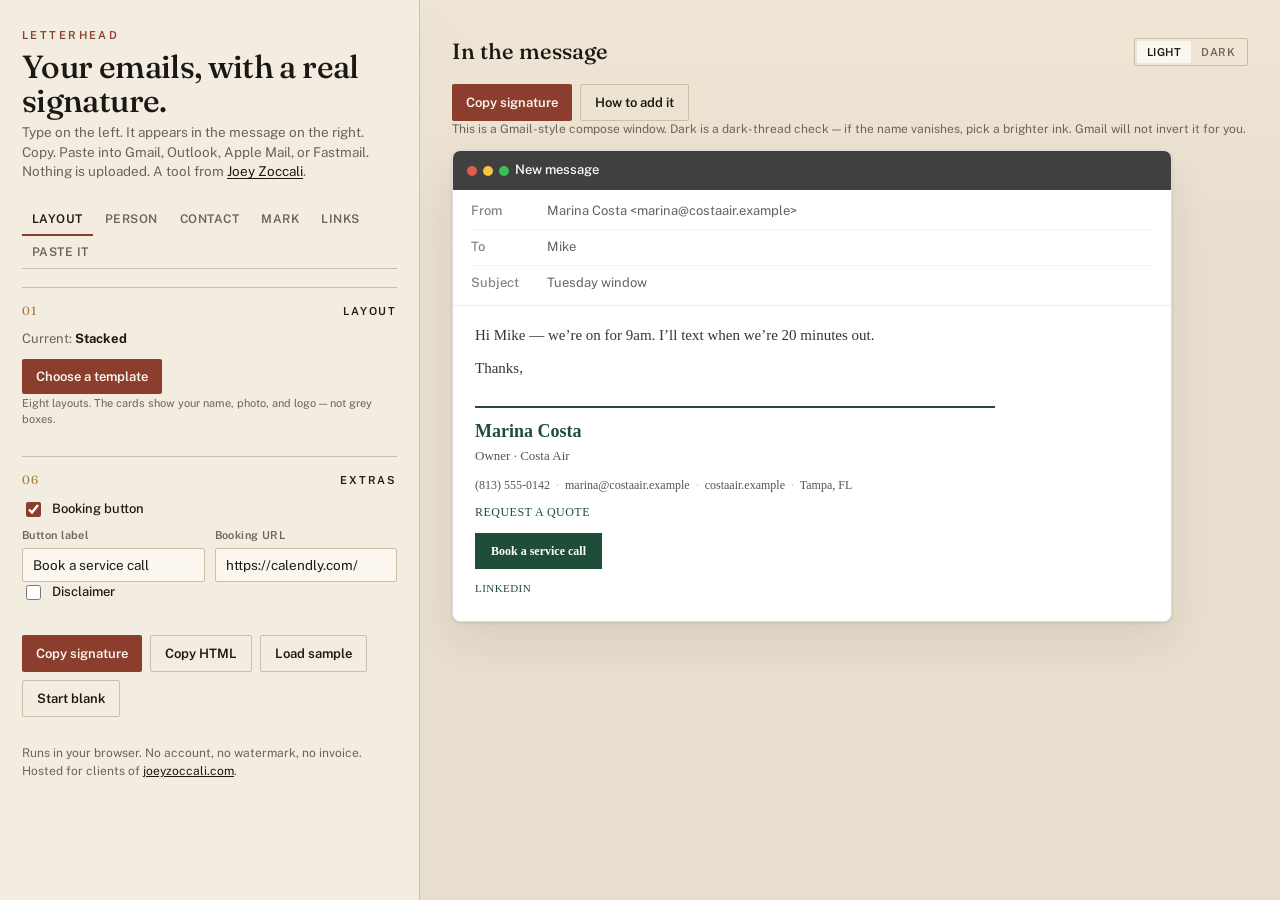
<file: index.html>
<!DOCTYPE html>
<html lang="en">
<head>
  <meta charset="UTF-8">
  <meta name="viewport" content="width=device-width, initial-scale=1.0">
  <title>Create your own digital signature</title>
  <meta name="description" content="Create your own digital signature and paste it into Gmail, Outlook, Apple Mail, or Fastmail. Free. No account. No tracking.">
  <link rel="preconnect" href="https://fonts.googleapis.com">
  <link rel="preconnect" href="https://fonts.gstatic.com" crossorigin>
  <link href="https://fonts.googleapis.com/css2?family=Fraunces:opsz,wght@9..144,500;9..144,700&family=Public+Sans:wght@400;500;600&display=swap" rel="stylesheet">
  <link rel="stylesheet" href="styles.css">
</head>
<body>
  <div class="app">
    <aside class="desk">
      <header class="brand">
        <p class="eyebrow">Letterhead</p>
        <h1>Your emails, with a real signature.</h1>
        <p>Type on the left. It appears in the message on the right. Copy. Paste into Gmail, Outlook, Apple Mail, or Fastmail. Nothing is uploaded. A tool from <a href="https://joeyzoccali.com">Joey Zoccali</a>.</p>
      </header>

      <nav class="pane-nav" aria-label="Builder sections">
        <button type="button" data-pane-go="layout" aria-current="true">Layout</button>
        <button type="button" data-pane-go="person">Person</button>
        <button type="button" data-pane-go="contact">Contact</button>
        <button type="button" data-pane-go="mark">Mark</button>
        <button type="button" data-pane-go="links">Links</button>
        <button type="button" data-pane-go="paste">Paste it</button>
      </nav>

      <div class="ticket">
        <section class="block pane on" data-pane="layout">
          <div class="block-head">
            <span class="num">01</span>
            <h2>Layout</h2>
          </div>
          <input type="hidden" id="layout" value="letterhead">
          <p class="tpl-now">Current: <strong id="tplName">Stacked</strong></p>
          <button type="button" class="btn btn-primary" id="openTpl">Choose a template</button>
          <p class="hint">Eight layouts. The cards show your name, photo, and logo — not grey boxes.</p>
        </section>

        <section class="block pane" data-pane="person">
          <div class="block-head">
            <span class="num">02</span>
            <h2>Person</h2>
          </div>
          <div class="grid">
            <label class="field"><span>Full name</span><input id="name" type="text" autocomplete="name"></label>
            <label class="field"><span>Title</span><input id="title" type="text" autocomplete="organization-title"></label>
            <label class="field full"><span>Company</span><input id="company" type="text" autocomplete="organization"></label>
          </div>
        </section>

        <section class="block pane" data-pane="contact">
          <div class="block-head">
            <span class="num">03</span>
            <h2>Contact</h2>
          </div>
          <div class="grid">
            <label class="field"><span>Phone</span><input id="phone" type="tel" autocomplete="tel"></label>
            <label class="field"><span>Email</span><input id="email" type="email" autocomplete="email"></label>
            <label class="field"><span>Website</span><input id="website" type="text" autocomplete="url" placeholder="company.com"></label>
            <label class="field"><span>City / address</span><input id="address" type="text" autocomplete="address-level2"></label>
          </div>
        </section>

        <section class="block pane" data-pane="mark">
          <div class="block-head">
            <span class="num">04</span>
            <h2>Mark</h2>
          </div>
          <div class="grid">
            <label class="field full">
              <span>Logo URL</span>
              <div class="logo-row">
                <input id="logo" type="url" placeholder="https://…/logo.png">
                <label class="upload" for="logoFile">Upload</label>
                <input id="logoFile" type="file" accept="image/*" hidden>
              </div>
              <span class="hint">A public URL survives paste into Gmail. Uploads are for preview unless you host the file.</span>
            </label>
            <label class="field full">
              <span>Headshot URL</span>
              <div class="logo-row">
                <input id="photo" type="url" placeholder="https://…/photo.jpg">
                <label class="upload" for="photoFile">Upload</label>
                <input id="photoFile" type="file" accept="image/*" hidden>
              </div>
            </label>
            <label class="field">
              <span>Typeface</span>
              <select id="font">
                <option value="Arial, Helvetica, sans-serif">Arial</option>
                <option value="Helvetica, Arial, sans-serif">Helvetica</option>
                <option value="Georgia, 'Times New Roman', serif">Georgia</option>
                <option value="'Times New Roman', Times, serif">Times</option>
                <option value="Verdana, Geneva, sans-serif">Verdana</option>
                <option value="Tahoma, Geneva, sans-serif">Tahoma</option>
                <option value="'Trebuchet MS', Helvetica, sans-serif">Trebuchet</option>
                <option value="Palatino, 'Palatino Linotype', 'Times New Roman', serif">Palatino</option>
                <option value="Calibri, 'Segoe UI', Arial, sans-serif">Calibri</option>
                <option value="'Lucida Sans Unicode', 'Lucida Grande', sans-serif">Lucida</option>
                <option value="'Courier New', Courier, monospace">Courier</option>
              </select>
            </label>
            <label class="field">
              <span>Name size</span>
              <select id="nameSize">
                <option value="14">14 — small</option>
                <option value="16">16</option>
                <option value="18" selected>18 — regular</option>
                <option value="20">20</option>
                <option value="22">22 — large</option>
              </select>
            </label>
            <label class="field">
              <span>Body size</span>
              <select id="bodySize">
                <option value="11">11 — small</option>
                <option value="12" selected>12 — regular</option>
                <option value="13">13</option>
                <option value="14">14 — large</option>
              </select>
            </label>
            <label class="field">
              <span>Ink color</span>
              <div class="color-row">
                <input id="color" type="color" value="#1F4D3A">
                <input id="colorHex" type="text" maxlength="7" value="#1F4D3A" autocomplete="off">
              </div>
              <div class="swatches" id="swatches"></div>
            </label>
          </div>
        </section>

        <section class="block pane" data-pane="links">
          <div class="block-head">
            <span class="num">05</span>
            <h2>Links</h2>
          </div>
          <div class="grid">
            <label class="field"><span>LinkedIn</span><input id="linkedin" type="url" placeholder="https://linkedin.com/in/…"></label>
            <label class="field"><span>Instagram</span><input id="instagram" type="url"></label>
            <label class="field"><span>Facebook</span><input id="facebook" type="url"></label>
            <label class="field"><span>YouTube</span><input id="youtube" type="url"></label>
            <label class="field full"><span>X / Twitter</span><input id="x" type="url"></label>
            <label class="field"><span>Extra link 1 — label</span><input id="extra1Label" type="text" placeholder="Business Diagnostic"></label>
            <label class="field"><span>Extra link 1 — URL</span><input id="extra1Url" type="url" placeholder="https://joeyzoccali.com/diagnostic"></label>
            <label class="field"><span>Extra link 2 — label</span><input id="extra2Label" type="text" placeholder="Free rank scan"></label>
            <label class="field"><span>Extra link 2 — URL</span><input id="extra2Url" type="url" placeholder="https://rankandkeep.com/free-report"></label>
          </div>
          <p class="hint">Extras are for a diagnostic, a rank scan, a menu, a booking page — whatever you actually send people to.</p>
        </section>

        <section class="block pane" data-pane="layout">
          <div class="block-head">
            <span class="num">06</span>
            <h2>Extras</h2>
          </div>
          <label class="check"><input id="showCta" type="checkbox"> Booking button</label>
          <div id="ctaWrap" class="grid">
            <label class="field"><span>Button label</span><input id="bookingLabel" type="text"></label>
            <label class="field"><span>Booking URL</span><input id="booking" type="url" placeholder="https://calendly.com/…"></label>
          </div>
          <label class="check"><input id="showDisclaimer" type="checkbox"> Disclaimer</label>
          <div id="disclaimerWrap">
            <label class="field full"><span>Disclaimer text</span><textarea id="disclaimer"></textarea></label>
          </div>
        </section>

        <div class="desk-actions">
          <button type="button" class="btn btn-primary" id="copyRich">Copy signature</button>
          <button type="button" class="btn btn-ghost" id="copyHtml">Copy HTML</button>
          <button type="button" class="btn btn-ghost" id="loadSample">Load sample</button>
          <button type="button" class="btn btn-ghost" id="startBlank">Start blank</button>
        </div>

        <section class="block pane" data-pane="paste">
          <div class="block-head">
            <span class="num">07</span>
            <h2>Paste it</h2>
          </div>
          <div class="tabs" role="tablist">
            <button type="button" class="tab" data-tab="gmail" aria-selected="true">Gmail</button>
            <button type="button" class="tab" data-tab="fastmail" aria-selected="false">Fastmail</button>
            <button type="button" class="tab" data-tab="outlook" aria-selected="false">Outlook</button>
            <button type="button" class="tab" data-tab="apple" aria-selected="false">Apple Mail</button>
          </div>
          <div class="guide on" data-tab="gmail">
            <ol>
              <li>Copy signature.</li>
              <li>Gmail → Settings → See all settings → General → Signature.</li>
              <li>Create new, paste, set as default, Save changes.</li>
            </ol>
          </div>
          <div class="guide" data-tab="fastmail">
            <ol>
              <li>Copy signature.</li>
              <li>Fastmail → Settings → Signatures.</li>
              <li>New signature, paste, assign to the identity.</li>
            </ol>
          </div>
          <div class="guide" data-tab="outlook">
            <ol>
              <li>Copy signature (or Copy HTML for Classic Outlook).</li>
              <li>New Outlook: gear → Accounts → Signatures → New → paste.</li>
              <li>Classic: File → Options → Mail → Signatures. If paste strips formatting, replace the <code>.htm</code> file in <code>%appdata%\Microsoft\Signatures</code> with the HTML source.</li>
            </ol>
          </div>
          <div class="guide" data-tab="apple">
            <ol>
              <li>Copy signature.</li>
              <li>Mail → Settings → Signatures → + → paste.</li>
              <li>Untick “Always match my default message font.”</li>
            </ol>
          </div>
        </section>
      </div>

      <p class="desk-foot">Runs in your browser. No account, no watermark, no invoice. Hosted for clients of <a href="https://joeyzoccali.com">joeyzoccali.com</a>.</p>
    </aside>

    <main class="proof">
      <div class="proof-bar">
        <h2>In the message</h2>
        <div class="mode">
          <button type="button" data-mode="light" aria-pressed="true">Light</button>
          <button type="button" data-mode="dark" aria-pressed="false">Dark</button>
        </div>
      </div>
      <div class="desk-actions proof-copy">
        <button type="button" class="btn btn-primary" id="copyRichProof">Copy signature</button>
        <button type="button" class="btn btn-ghost" id="jumpPaste">How to add it</button>
      </div>
      <p class="proof-hint">This is a Gmail-style compose window. Dark is a dark-thread check — if the name vanishes, pick a brighter ink. Gmail will not invert it for you.</p>
      <article class="letter compose" id="letter">
        <div class="compose-chrome">
          <span class="compose-dots" aria-hidden="true"></span>
          <span>New message</span>
        </div>
        <div class="letter-meta">
          <div><span class="meta-k">From</span> <span id="letterFrom">Marina Costa &lt;marina@costaair.example&gt;</span></div>
          <div><span class="meta-k">To</span> Mike</div>
          <div><span class="meta-k">Subject</span> Tuesday window</div>
        </div>
        <div class="letter-body">
          <p>Hi Mike — we’re on for 9am. I’ll text when we’re 20 minutes out.</p>
          <p>Thanks,</p>
        </div>
        <div class="sig-stage" id="sigPreview"></div>
      </article>
    </main>
  </div>
  <dialog id="tplDialog" class="tpl-dialog">
    <div class="tpl-head">
      <h2>Choose a template</h2>
      <button type="button" class="tpl-close" id="closeTpl" aria-label="Close">×</button>
    </div>
    <div class="tpl-grid" id="tplGrid"></div>
  </dialog>
  <script src="app.js"></script>
</body>
</html>
</file>
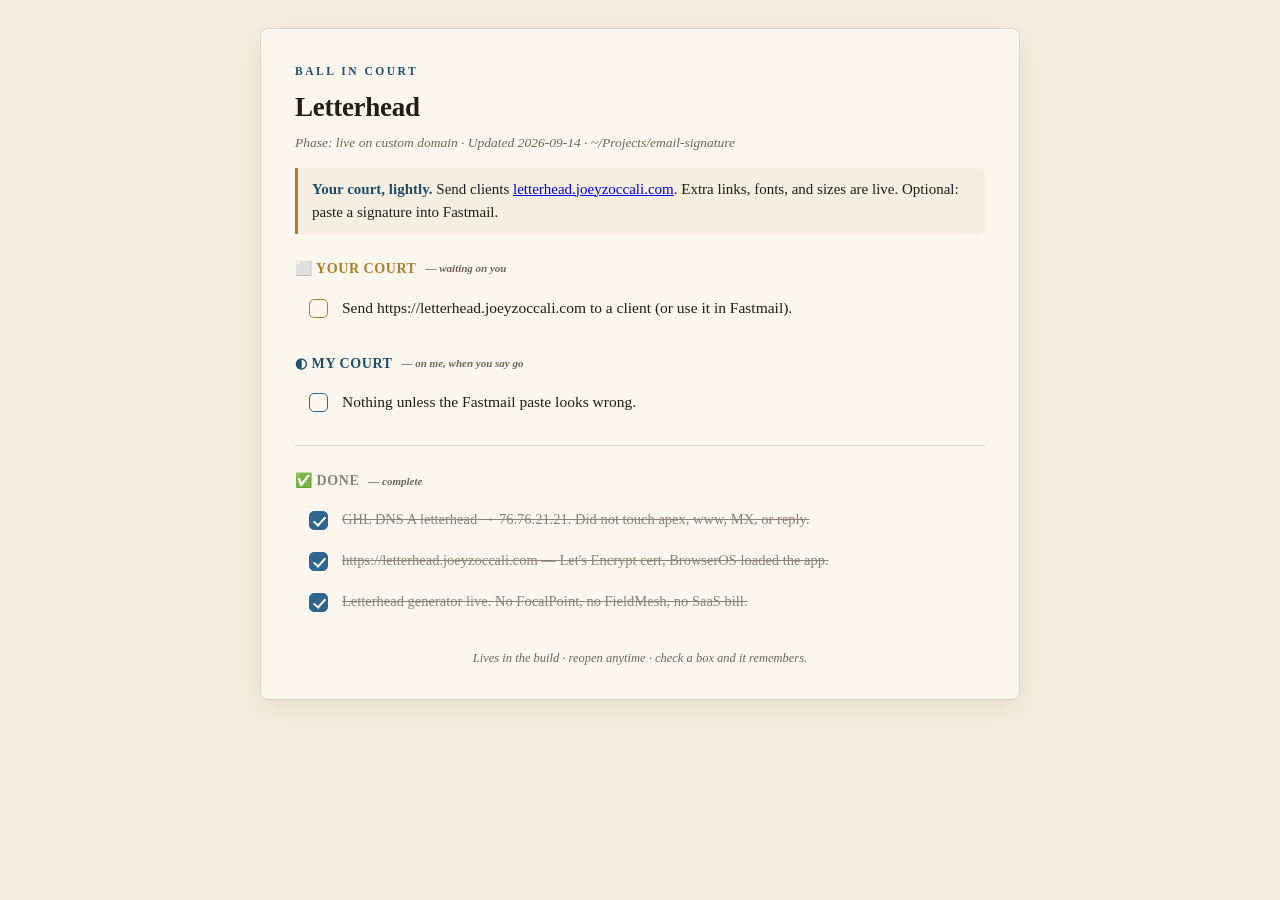
<file: court.html>
<!doctype html><html lang="en"><head><meta charset="utf-8">
<meta name="viewport" content="width=device-width, initial-scale=1">
<title>Ball in Court — Letterhead</title>
<style>
 :root{--paper:#f6efe1;--paper2:#fbf7ee;--ink:#211d17;--muted:#6f6656;--line:#dcd2bf;--blue:#1f4e6b;--blue2:#2f6690;--gold:#b07d2b;--done:#8a8272;--shadow:0 1px 0 #fff inset,0 8px 30px rgba(60,45,20,.10)}
 @media (prefers-color-scheme:dark){:root{--paper:#1a1714;--paper2:#211d19;--ink:#efe8da;--muted:#a89e8b;--line:#352f27;--blue:#7db4d8;--blue2:#9ec9e6;--gold:#d6a24e;--done:#7a7364;--shadow:0 10px 34px rgba(0,0,0,.4)}}
 *{box-sizing:border-box} body{margin:0;background:var(--paper);color:var(--ink);font-family:"Iowan Old Style","Palatino Linotype",Palatino,Georgia,serif;line-height:1.55;padding:28px 16px 60px;-webkit-font-smoothing:antialiased}
 .sheet{max-width:760px;margin:0 auto;background:var(--paper2);border:1px solid var(--line);border-radius:8px;box-shadow:var(--shadow);padding:34px 34px 30px}
 .eyebrow{font-size:11.5px;letter-spacing:.22em;text-transform:uppercase;color:var(--blue);font-weight:700} h1{font-size:27px;margin:6px 0 4px;letter-spacing:-.01em}
 .meta{font-size:13.5px;color:var(--muted);font-style:italic} .summary{font-size:15px;margin:14px 0 4px;padding:10px 14px;background:var(--paper);border-left:3px solid var(--gold);border-radius:0 6px 6px 0} .summary b{color:var(--blue)}
 .rule{height:1px;background:var(--line);border:0;margin:22px 0 8px} h2{font-size:14px;letter-spacing:.04em;text-transform:uppercase;margin:24px 0 8px;display:flex;align-items:center;gap:9px}
 h2 .tag{font-size:11px;font-weight:700;color:var(--muted);text-transform:none;letter-spacing:0;font-style:italic} .yours h2{color:var(--gold)} .mine h2{color:var(--blue)} .done h2{color:var(--done)}
 ul{list-style:none;margin:0;padding:0} li{display:flex;align-items:flex-start;gap:11px;padding:8px 10px;border-radius:6px;font-size:15.5px} li:hover{background:var(--paper)}
 input[type=checkbox]{appearance:none;-webkit-appearance:none;flex:0 0 auto;width:19px;height:19px;margin-top:3px;border:1.6px solid var(--muted);border-radius:5px;background:var(--paper2);cursor:pointer;position:relative;transition:.12s}
 .yours input{border-color:var(--gold)} .mine input{border-color:var(--blue2)} input:checked{background:var(--blue2);border-color:var(--blue2)} .yours input:checked{background:var(--gold);border-color:var(--gold)}
 input:checked::after{content:"";position:absolute;left:5.5px;top:1.5px;width:5px;height:10px;border:solid #fff;border-width:0 2.4px 2.4px 0;transform:rotate(42deg)}
 li.checked span{text-decoration:line-through;color:var(--done)} .txt{flex:1} .done li{color:var(--done);font-size:14.5px} .foot{margin-top:26px;font-size:12.5px;color:var(--muted);font-style:italic;text-align:center}
</style></head><body>
 <div class="sheet">
  <div class="eyebrow">Ball in Court</div><h1>Letterhead</h1>
  <div class="meta">Phase: live on custom domain · Updated 2026-09-14 · ~/Projects/email-signature</div>
  <div class="summary"><b>Your court, lightly.</b> Send clients <a href="https://letterhead.joeyzoccali.com">letterhead.joeyzoccali.com</a>. Extra links, fonts, and sizes are live. Optional: paste a signature into Fastmail.</div>
  <section class="yours"><h2>⬜ Your court <span class="tag">— waiting on you</span></h2><ul>
    <li><input type="checkbox" data-id="send"><span class="txt">Send https://letterhead.joeyzoccali.com to a client (or use it in Fastmail).</span></li>
  </ul></section>
  <section class="mine"><h2>◐ My court <span class="tag">— on me, when you say go</span></h2><ul>
    <li><input type="checkbox" data-id="none"><span class="txt">Nothing unless the Fastmail paste looks wrong.</span></li>
  </ul></section>
  <hr class="rule">
  <section class="done"><h2>✅ Done <span class="tag">— complete</span></h2><ul>
    <li><input type="checkbox" data-id="dns" checked><span class="txt">GHL DNS A letterhead → 76.76.21.21. Did not touch apex, www, MX, or reply.</span></li>
    <li><input type="checkbox" data-id="https" checked><span class="txt">https://letterhead.joeyzoccali.com — Let's Encrypt cert, BrowserOS loaded the app.</span></li>
    <li><input type="checkbox" data-id="app" checked><span class="txt">Letterhead generator live. No FocalPoint, no FieldMesh, no SaaS bill.</span></li>
  </ul></section>
  <div class="foot">Lives in the build · reopen anytime · check a box and it remembers.</div>
 </div>
 <script>var K="court:"+location.pathname,S=JSON.parse(localStorage.getItem(K)||"{}");document.querySelectorAll('input[type=checkbox]').forEach(function(c){var i=c.dataset.id;if(i in S)c.checked=S[i];var y=function(){c.closest('li').classList.toggle('checked',c.checked)};y();c.addEventListener('change',function(){S[i]=c.checked;localStorage.setItem(K,JSON.stringify(S));y()})});</script>
</body></html>
</file>
<file: styles.css>
:root {
  --paper: #e7dece;
  --desk: #d4c6b0;
  --sheet: #fbf7ef;
  --ink: #1c1814;
  --muted: #6d6457;
  --rule: #cbbda8;
  --oxblood: #8b3d2e;
  --oxblood-dark: #6c2e22;
  --gold: #a67c3a;
  --radius-2: 2px;
  --radius-6: 6px;
  --radius-12: 12px;
  --display: "Fraunces", "Iowan Old Style", Palatino, Georgia, serif;
  --ui: "Public Sans", "Segoe UI", sans-serif;
}

* { box-sizing: border-box; }

html, body {
  margin: 0;
  min-height: 100%;
  background: var(--paper);
  color: var(--ink);
  font-family: var(--ui);
  font-size: 14px;
  line-height: 1.45;
}

body {
  background-image:
    radial-gradient(ellipse 80% 50% at 0% 0%, rgba(139, 61, 46, 0.07), transparent 50%),
    linear-gradient(180deg, #efe6d6 0%, var(--paper) 28%);
}

.app {
  display: grid;
  grid-template-columns: minmax(320px, 420px) 1fr;
  min-height: 100vh;
}

/* ---- desk (form) ---- */
.desk {
  background: #f3ece0;
  border-right: 1px solid var(--rule);
  padding: 28px 22px 48px;
  overflow: auto;
}

.brand {
  margin-bottom: 22px;
}

.brand .eyebrow {
  font-size: 11px;
  letter-spacing: 0.22em;
  text-transform: uppercase;
  color: var(--oxblood);
  font-weight: 600;
  margin: 0 0 6px;
}

.brand h1 {
  font-family: var(--display);
  font-size: 32px;
  font-weight: 500;
  letter-spacing: -0.02em;
  margin: 0 0 6px;
  line-height: 1.05;
}

.brand p {
  margin: 0;
  color: var(--muted);
  font-size: 13.5px;
}

.brand a {
  color: var(--ink);
  text-underline-offset: 2px;
}

.pane-nav {
  display: flex;
  flex-wrap: wrap;
  gap: 2px;
  margin: 0 0 18px;
  border-bottom: 1px solid var(--rule);
}

.pane-nav button {
  font-family: var(--ui);
  font-size: 12px;
  font-weight: 600;
  letter-spacing: 0.04em;
  text-transform: uppercase;
  color: var(--muted);
  background: transparent;
  border: 0;
  border-bottom: 2px solid transparent;
  padding: 8px 10px;
  margin-bottom: -1px;
  cursor: pointer;
}

.pane-nav button[aria-current="true"] {
  color: var(--ink);
  border-bottom-color: var(--oxblood);
}

.ticket {
  display: flex;
  flex-direction: column;
  gap: 18px;
}

.block {
  border-top: 1px solid var(--rule);
  padding-top: 14px;
}

.pane { display: none; }
.pane.on { display: block; }

.block-head {
  display: flex;
  align-items: baseline;
  justify-content: space-between;
  gap: 8px;
  margin-bottom: 10px;
}

.num {
  font-family: var(--display);
  font-size: 12px;
  color: var(--gold);
  letter-spacing: 0.08em;
}

.block h2 {
  margin: 0;
  font-size: 11px;
  letter-spacing: 0.16em;
  text-transform: uppercase;
  font-weight: 600;
  color: var(--ink);
}

.grid {
  display: grid;
  grid-template-columns: 1fr 1fr;
  gap: 10px;
}

.full { grid-column: 1 / -1; }

label.field {
  display: flex;
  flex-direction: column;
  gap: 4px;
  font-size: 11px;
  font-weight: 600;
  color: var(--muted);
  letter-spacing: 0.04em;
}

input[type="text"],
input[type="email"],
input[type="url"],
input[type="tel"],
select,
textarea {
  font-family: var(--ui);
  font-size: 13.5px;
  font-weight: 400;
  letter-spacing: 0;
  color: var(--ink);
  background: var(--sheet);
  border: 1px solid var(--rule);
  border-radius: var(--radius-2);
  padding: 8px 10px;
  width: 100%;
}

textarea { min-height: 72px; resize: vertical; line-height: 1.5; }

input::placeholder,
textarea::placeholder {
  color: #9a9083;
}

input:focus,
select:focus,
textarea:focus {
  outline: 2px solid rgba(139, 61, 46, 0.35);
  outline-offset: 1px;
  border-color: var(--oxblood);
}

.hint {
  font-size: 11px;
  font-weight: 400;
  color: var(--muted);
  letter-spacing: 0;
  margin-top: 2px;
}

.logo-row,
.color-row {
  display: flex;
  gap: 6px;
  align-items: center;
}

.logo-row input { flex: 1; }

.upload {
  font-family: var(--ui);
  font-size: 12px;
  font-weight: 600;
  padding: 8px 10px;
  background: #ebe2d2;
  border: 1px solid var(--rule);
  border-radius: var(--radius-2);
  cursor: pointer;
  white-space: nowrap;
}

.upload:hover { background: #e3d8c4; }

input[type="color"] {
  width: 42px;
  height: 36px;
  padding: 2px;
  border: 1px solid var(--rule);
  background: var(--sheet);
  cursor: pointer;
  border-radius: var(--radius-2);
}

.swatches {
  display: flex;
  gap: 6px;
  flex-wrap: wrap;
  margin-top: 8px;
}

.swatch {
  width: 22px;
  height: 22px;
  border: 1px solid rgba(0,0,0,.15);
  border-radius: var(--radius-2);
  cursor: pointer;
  padding: 0;
}

.swatch[aria-pressed="true"] {
  outline: 2px solid var(--ink);
  outline-offset: 1px;
}

.check {
  display: flex;
  align-items: center;
  gap: 8px;
  font-size: 13px;
  font-weight: 500;
  color: var(--ink);
  margin-bottom: 8px;
}

.check input { width: 15px; height: 15px; accent-color: var(--oxblood); }

.tpl-now {
  margin: 0 0 10px;
  font-size: 13px;
  color: var(--muted);
}

.tpl-now strong { color: var(--ink); }

.tpl-dialog {
  width: min(920px, calc(100vw - 32px));
  max-height: calc(100vh - 48px);
  border: 1px solid var(--rule);
  border-radius: var(--radius-12);
  padding: 0;
  background: var(--sheet);
  color: var(--ink);
  box-shadow: 0 24px 64px rgba(40, 28, 12, 0.28);
}

.tpl-dialog::backdrop { background: rgba(28, 24, 20, 0.45); }

.tpl-head {
  display: flex;
  justify-content: space-between;
  align-items: center;
  padding: 16px 18px 8px;
}

.tpl-head h2 {
  margin: 0;
  font-family: var(--display);
  font-size: 22px;
  font-weight: 500;
}

.tpl-close {
  border: 0;
  background: transparent;
  font-size: 24px;
  line-height: 1;
  cursor: pointer;
  color: var(--muted);
}

.tpl-grid {
  display: grid;
  grid-template-columns: 1fr 1fr;
  gap: 10px;
  padding: 8px 18px 18px;
  overflow: auto;
}

@media (min-width: 800px) {
  .tpl-grid { grid-template-columns: 1fr 1fr 1fr; }
}

.tpl-card {
  text-align: left;
  background: #fff;
  border: 1px solid var(--rule);
  border-radius: var(--radius-6);
  padding: 8px 8px 10px;
  cursor: pointer;
}

.tpl-card.on,
.tpl-card:hover {
  border-color: var(--oxblood);
}

.tpl-label {
  display: block;
  font-size: 11px;
  font-weight: 600;
  letter-spacing: 0.08em;
  text-transform: uppercase;
  color: var(--muted);
  margin-bottom: 6px;
}

.tpl-frame {
  display: block;
  height: 118px;
  overflow: hidden;
  background: #fbf7ef;
  border: 1px solid #eee6d8;
  border-radius: 4px;
}

.tpl-scale {
  display: block;
  transform: scale(0.42);
  transform-origin: top left;
  width: 238%;
  pointer-events: none;
}

.layouts {
  display: grid;
  grid-template-columns: 1fr 1fr 1fr;
  gap: 6px;
}

.layout {
  border: 1px solid var(--rule);
  background: var(--sheet);
  border-radius: var(--radius-2);
  padding: 8px 6px 7px;
  cursor: pointer;
  text-align: center;
  font-size: 11px;
  font-weight: 600;
  letter-spacing: 0.04em;
  text-transform: uppercase;
  color: var(--muted);
}

.layout[aria-pressed="true"] {
  border-color: var(--ink);
  color: var(--ink);
  background: #fff;
}

.layout svg { display: block; margin: 0 auto 6px; }

.desk-actions {
  display: flex;
  flex-wrap: wrap;
  gap: 8px;
  margin-top: 6px;
}

.btn {
  font-family: var(--ui);
  font-size: 13px;
  font-weight: 600;
  border: 0;
  border-radius: var(--radius-2);
  padding: 10px 14px;
  cursor: pointer;
}

.btn-primary {
  background: var(--oxblood);
  color: #fbf7ef;
}

.btn-primary:hover { background: var(--oxblood-dark); }

.btn-ghost {
  background: transparent;
  color: var(--ink);
  border: 1px solid var(--rule);
}

.btn-ghost:hover { background: #ebe2d2; }

.btn.ok { background: #2f6b45; color: #fff; border-color: #2f6b45; }

.tabs {
  display: flex;
  flex-wrap: wrap;
  gap: 4px;
  margin: 8px 0 10px;
}

.tab {
  background: transparent;
  border: 0;
  border-bottom: 2px solid transparent;
  padding: 6px 8px;
  font-family: var(--ui);
  font-size: 12px;
  font-weight: 600;
  color: var(--muted);
  cursor: pointer;
}

.tab[aria-selected="true"] {
  color: var(--ink);
  border-bottom-color: var(--oxblood);
}

.guide {
  display: none;
  font-size: 13px;
  color: var(--ink);
}

.guide.on { display: block; }

.guide ol {
  margin: 0;
  padding-left: 18px;
  line-height: 1.55;
}

.guide li { margin-bottom: 4px; }

.desk-foot {
  margin-top: 28px;
  font-size: 12px;
  color: var(--muted);
}

.desk-foot a { color: var(--ink); }

/* ---- proof (preview) ---- */
.proof {
  padding: 36px 32px 48px;
  display: flex;
  flex-direction: column;
  min-width: 0;
  position: sticky;
  top: 0;
  align-self: start;
  max-height: 100vh;
  overflow: auto;
}

.proof-bar {
  display: flex;
  justify-content: space-between;
  align-items: center;
  gap: 12px;
  margin-bottom: 16px;
}

.proof-bar h2 {
  font-family: var(--display);
  font-size: 22px;
  font-weight: 500;
  margin: 0;
}

.mode {
  display: flex;
  background: #efe6d6;
  border: 1px solid var(--rule);
  border-radius: var(--radius-2);
  padding: 2px;
}

.mode button {
  font-family: var(--ui);
  font-size: 11px;
  font-weight: 600;
  letter-spacing: 0.04em;
  text-transform: uppercase;
  border: 0;
  background: transparent;
  color: var(--muted);
  padding: 5px 10px;
  cursor: pointer;
  border-radius: 1px;
}

.mode button[aria-pressed="true"] {
  background: var(--sheet);
  color: var(--ink);
}

.proof-hint {
  margin: -8px 0 12px;
  font-size: 12px;
  color: var(--muted);
}

.proof-copy { margin: 0 0 8px; }

.letter {
  background: #fff;
  border: 1px solid #dadce0;
  border-radius: 8px;
  box-shadow: 0 1px 3px rgba(60, 64, 67, 0.15), 0 18px 40px rgba(60, 40, 16, 0.08);
  max-width: 720px;
  overflow: hidden;
}

.compose-chrome {
  display: flex;
  align-items: center;
  gap: 10px;
  padding: 10px 14px;
  background: #404040;
  color: #fff;
  font-size: 13px;
  font-weight: 500;
}

.compose-dots {
  width: 10px;
  height: 10px;
  border-radius: 50%;
  background: #e25c4a;
  box-shadow: 16px 0 0 #f4c542, 32px 0 0 #3cbe54;
  margin-right: 28px;
}

.letter.dark .compose-chrome { background: #1f1d1a; }

.letter.dark {
  background: #2f2c28;
  border-color: #3d3933;
  color: #ece6db;
}

.letter-meta {
  padding: 4px 18px;
  border-bottom: 1px solid #eee;
  font-size: 13px;
  color: #5f6368;
}

.letter-meta > div {
  display: flex;
  gap: 12px;
  padding: 8px 0;
  border-bottom: 1px solid #f1f3f4;
}

.letter-meta > div:last-child { border-bottom: 0; }

.meta-k {
  width: 64px;
  flex-shrink: 0;
  color: #80868b;
  font-weight: 500;
}

.letter.dark .letter-meta { border-bottom-color: #3a352e; color: #b7ae9f; }
.letter.dark .letter-meta > div { border-bottom-color: #3a352e; }

.letter-meta strong { color: var(--ink); font-weight: 600; }
.letter.dark .letter-meta strong { color: #f3ece0; }

.letter-body {
  padding: 18px 22px 8px;
  font-family: Georgia, "Times New Roman", serif;
  font-size: 15px;
  color: #3a342c;
  line-height: 1.55;
}

.letter.dark .letter-body { color: #d9d0c2; }

.letter-body p { margin: 0 0 10px; }

.sig-stage {
  padding: 8px 22px 24px;
  overflow-x: auto;
}

.placeholder {
  font-family: var(--ui);
  font-size: 13px;
  color: var(--muted);
  padding: 12px 0;
}

@media (max-width: 900px) {
  .app { grid-template-columns: 1fr; }
  .desk { border-right: 0; border-bottom: 1px solid var(--rule); max-height: none; }
  .proof { padding: 22px 16px 40px; }
  .grid { grid-template-columns: 1fr; }
}
</file>
